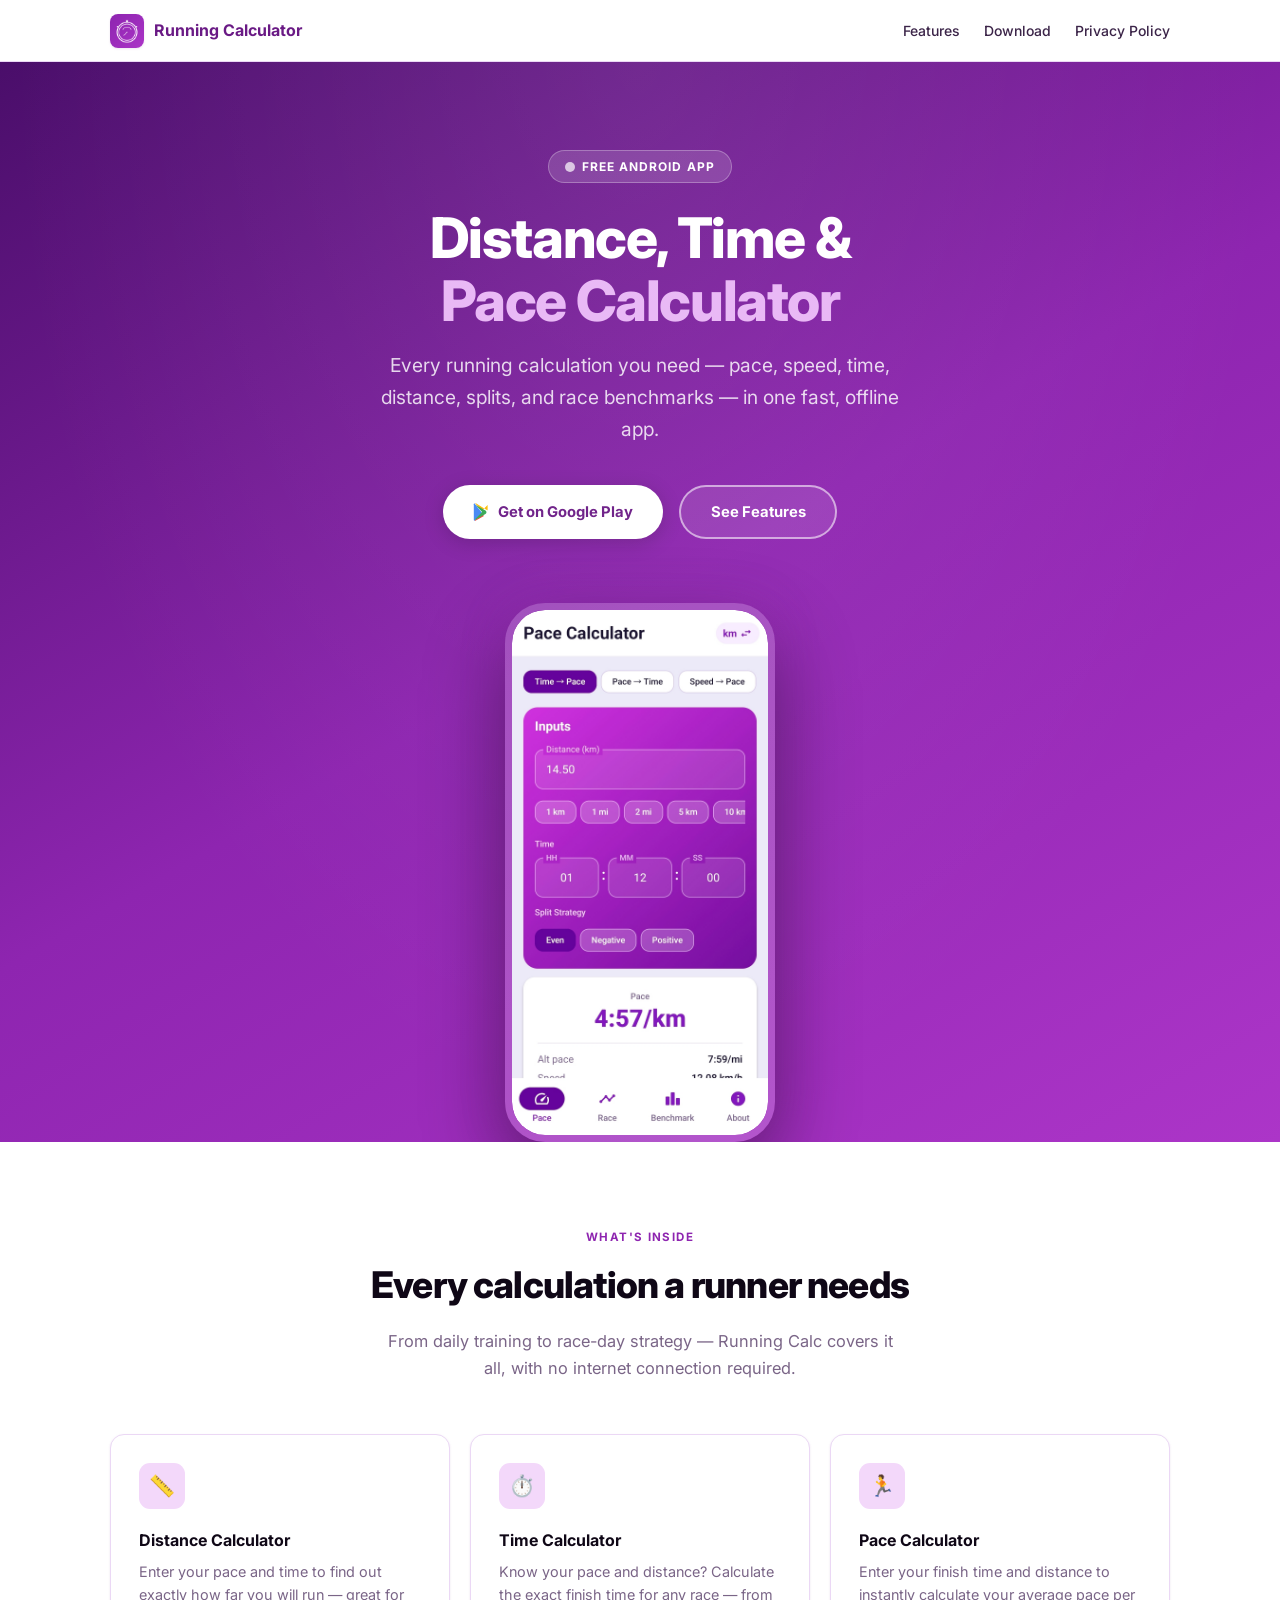
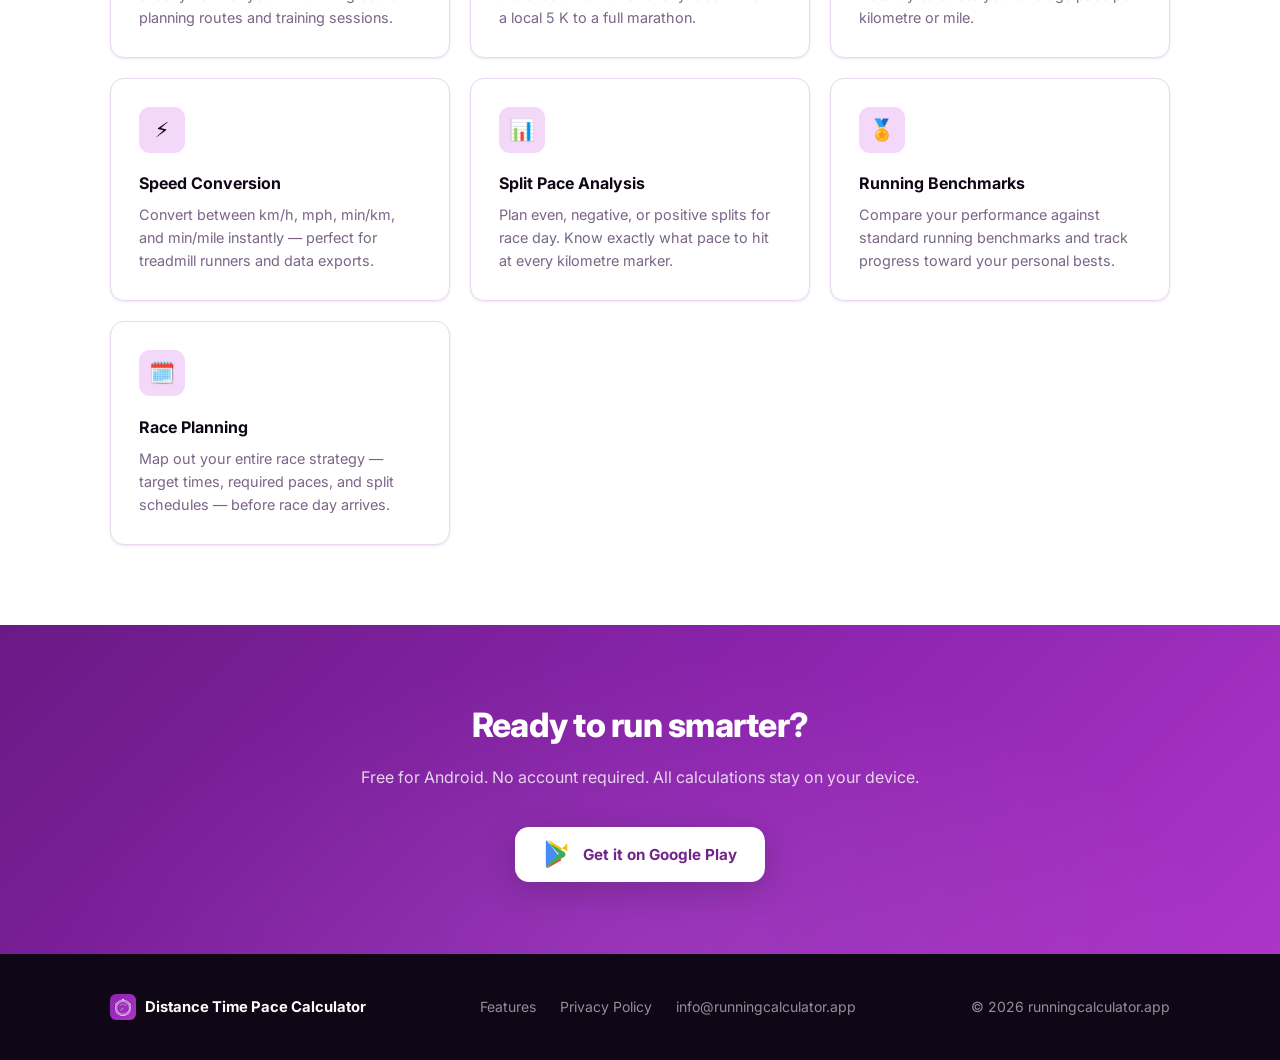
<file: index.html>
<!DOCTYPE html>
<html lang="en">
<head>
  <meta charset="UTF-8" />
  <meta name="viewport" content="width=device-width, initial-scale=1.0" />

  <!-- ── SEO ──────────────────────────────────────────────────── -->
  <title>Distance Time Pace Calculator — Running Calc</title>
  <meta name="description" content="Distance Time Pace Calculator: the free Android app for runners. Calculate pace, speed, time, distance, splits, and race benchmarks — all offline, no account needed." />
  <link rel="canonical" href="https://runningcalculator.app/" />

  <!-- ── Open Graph / Social ───────────────────────────────────── -->
  <meta property="og:type"        content="website" />
  <meta property="og:url"         content="https://runningcalculator.app/" />
  <meta property="og:title"       content="Distance Time Pace Calculator" />
  <meta property="og:description" content="Every running calculation you need — pace, speed, time, distance, splits, and benchmarks. Free for Android." />
  <meta property="og:image"       content="https://runningcalculator.app/assets/img/og-image.jpg" />
  <meta property="og:image:width"  content="1200" />
  <meta property="og:image:height" content="630" />
  <meta name="twitter:card"        content="summary_large_image" />
  <meta name="twitter:title"       content="Distance Time Pace Calculator" />
  <meta name="twitter:description" content="Every running calculation you need. Free for Android." />
  <meta name="twitter:image"       content="https://runningcalculator.app/assets/img/og-image.jpg" />

  <!-- ── Theme color (browser UI) ──────────────────────────────── -->
  <meta name="theme-color" content="#8E25B0" />
  <meta name="msapplication-TileColor" content="#8E25B0" />

  <!-- ── Favicons ──────────────────────────────────────────────── -->
  <link rel="icon"               href="/favicon.ico" sizes="any" />
  <link rel="icon"               href="/assets/img/favicon-32x32.png" type="image/png" sizes="32x32" />
  <link rel="icon"               href="/assets/img/favicon-16x16.png" type="image/png" sizes="16x16" />
  <link rel="apple-touch-icon"   href="/assets/img/apple-touch-icon.png" />
  <link rel="manifest"           href="/site.webmanifest" />

  <!-- ── Fonts ─────────────────────────────────────────────────── -->
  <link rel="preconnect" href="https://fonts.googleapis.com" />
  <link rel="preconnect" href="https://fonts.gstatic.com" crossorigin />
  <link href="https://fonts.googleapis.com/css2?family=Inter:wght@400;500;600;700;800&display=swap" rel="stylesheet" />

  <link rel="stylesheet" href="assets/css/style.css" />
</head>
<body>

  <!-- ═══════════════ NAVIGATION ═══════════════ -->
  <nav class="nav" aria-label="Main navigation">
    <div class="container nav__inner">
      <a href="/" class="nav__brand">
        <span class="nav__brand-icon">
          <img src="assets/img/favicon-96x96.png" alt="" aria-hidden="true" />
        </span>
        Running Calculator
      </a>
      <ul class="nav__links">
        <li><a href="#features">Features</a></li>
        <li><a href="#download">Download</a></li>
        <li><a href="privacy-policy.html">Privacy Policy</a></li>
      </ul>
    </div>
  </nav>

  <!-- ═══════════════ HERO ═══════════════ -->
  <header class="hero" id="home">
    <div class="container">

      <span class="hero__badge">
        <!-- Android dot -->
        <svg width="10" height="10" viewBox="0 0 10 10" aria-hidden="true"><circle cx="5" cy="5" r="5" fill="currentColor" opacity=".7"/></svg>
        Free Android App
      </span>

      <h1 class="hero__title">
        Distance, Time &amp;<br />
        <em>Pace Calculator</em>
      </h1>

      <p class="hero__subtitle">
        Every running calculation you need — pace, speed, time, distance, splits, and race benchmarks — in one fast, offline app.
      </p>

      <div class="hero__cta">
        <a href="#download" class="btn btn--primary">
          <!-- Google Play icon -->
          <svg class="btn__icon" width="18" height="18" viewBox="0 0 24 24" fill="none" aria-hidden="true">
            <path d="M3.18 23.76c.42.23.9.26 1.35.06l11.4-6.56-2.43-2.43L3.18 23.76Z" fill="#EA4335"/>
            <path d="M20.82 10.03c-.4-.57-1-.97-1.74-1.16L5.7.57c-.45-.26-.96-.28-1.38-.07L13.5 10l7.32-7.32Z" fill="#FBBC04"/>
            <path d="M3.18.24C2.7.46 2.4.97 2.4 1.63v20.74c0 .66.3 1.17.78 1.39l10.32-10.32L3.18.24Z" fill="#4285F4"/>
            <path d="M13.5 12 3.18 22.32c.42.23.93.2 1.38-.06l13.38-7.7a2.5 2.5 0 0 0 0-4.44L4.56 2.42 13.5 12Z" fill="#34A853"/>
          </svg>
          Get on Google Play
        </a>
        <a href="#features" class="btn btn--outline">See Features</a>
      </div>

      <!-- App Screenshot -->
      <div class="hero__mockup">
        <div class="mockup">
          <img src="assets/img/screenshot.png"
               alt="Distance Time Pace Calculator app screenshot"
               width="270" />
        </div>
      </div>

    </div>
  </header>

  <!-- ═══════════════ FEATURES ═══════════════ -->
  <section class="section" id="features" aria-labelledby="features-heading">
    <div class="container">

      <div class="features__intro">
        <span class="section-label">What's Inside</span>
        <h2 class="section-title" id="features-heading">Every calculation a runner needs</h2>
        <p class="section-desc">
          From daily training to race-day strategy — Running Calc covers it all, with no internet connection required.
        </p>
      </div>

      <div class="features__grid">

        <div class="feature-card">
          <div class="feature-card__icon" aria-hidden="true">📏</div>
          <h3 class="feature-card__title">Distance Calculator</h3>
          <p class="feature-card__desc">Enter your pace and time to find out exactly how far you will run — great for planning routes and training sessions.</p>
        </div>

        <div class="feature-card">
          <div class="feature-card__icon" aria-hidden="true">⏱️</div>
          <h3 class="feature-card__title">Time Calculator</h3>
          <p class="feature-card__desc">Know your pace and distance? Calculate the exact finish time for any race — from a local 5 K to a full marathon.</p>
        </div>

        <div class="feature-card">
          <div class="feature-card__icon" aria-hidden="true">🏃</div>
          <h3 class="feature-card__title">Pace Calculator</h3>
          <p class="feature-card__desc">Enter your finish time and distance to instantly calculate your average pace per kilometre or mile.</p>
        </div>

        <div class="feature-card">
          <div class="feature-card__icon" aria-hidden="true">⚡</div>
          <h3 class="feature-card__title">Speed Conversion</h3>
          <p class="feature-card__desc">Convert between km/h, mph, min/km, and min/mile instantly — perfect for treadmill runners and data exports.</p>
        </div>

        <div class="feature-card">
          <div class="feature-card__icon" aria-hidden="true">📊</div>
          <h3 class="feature-card__title">Split Pace Analysis</h3>
          <p class="feature-card__desc">Plan even, negative, or positive splits for race day. Know exactly what pace to hit at every kilometre marker.</p>
        </div>

        <div class="feature-card">
          <div class="feature-card__icon" aria-hidden="true">🏅</div>
          <h3 class="feature-card__title">Running Benchmarks</h3>
          <p class="feature-card__desc">Compare your performance against standard running benchmarks and track progress toward your personal bests.</p>
        </div>

        <div class="feature-card">
          <div class="feature-card__icon" aria-hidden="true">🗓️</div>
          <h3 class="feature-card__title">Race Planning</h3>
          <p class="feature-card__desc">Map out your entire race strategy — target times, required paces, and split schedules — before race day arrives.</p>
        </div>

      </div>
    </div>
  </section>

  <!-- ═══════════════ DOWNLOAD CTA ═══════════════ -->
  <section class="cta-banner" id="download" aria-labelledby="download-heading">
    <div class="container">

      <h2 class="cta-banner__title" id="download-heading">Ready to run smarter?</h2>
      <p class="cta-banner__sub">
        Free for Android. No account required. All calculations stay on your device.
      </p>

      <!--
        Replace href="#" with your Google Play Store URL:
        https://play.google.com/store/apps/details?id=YOUR.PACKAGE.NAME
      -->
      <a href="#" class="play-badge" aria-label="Get Distance Time Pace Calculator on Google Play">
        <svg class="play-badge__icon" viewBox="0 0 24 24" fill="none" aria-hidden="true">
          <path d="M3.18 23.76c.42.23.9.26 1.35.06l11.4-6.56-2.43-2.43L3.18 23.76Z" fill="#EA4335"/>
          <path d="M20.82 10.03c-.4-.57-1-.97-1.74-1.16L5.7.57c-.45-.26-.96-.28-1.38-.07L13.5 10l7.32-7.32Z" fill="#FBBC04"/>
          <path d="M3.18.24C2.7.46 2.4.97 2.4 1.63v20.74c0 .66.3 1.17.78 1.39l10.32-10.32L3.18.24Z" fill="#4285F4"/>
          <path d="M13.5 12 3.18 22.32c.42.23.93.2 1.38-.06l13.38-7.7a2.5 2.5 0 0 0 0-4.44L4.56 2.42 13.5 12Z" fill="#34A853"/>
        </svg>
        Get it on Google Play
      </a>

    </div>
  </section>

  <!-- ═══════════════ FOOTER ═══════════════ -->
  <footer class="footer">
    <div class="container footer__inner">
      <a href="/" class="footer__brand">
        <span class="footer__brand-icon">
          <img src="assets/img/favicon-32x32.png" alt="" aria-hidden="true" />
        </span>
        Distance Time Pace Calculator
      </a>
      <ul class="footer__links">
        <li><a href="#features">Features</a></li>
        <li><a href="privacy-policy.html">Privacy Policy</a></li>
        <li><a href="mailto:info@runningcalculator.app">info@runningcalculator.app</a></li>
      </ul>
      <span>&copy; <script>document.write(new Date().getFullYear())</script> runningcalculator.app</span>
    </div>
  </footer>

</body>
</html>
</file>
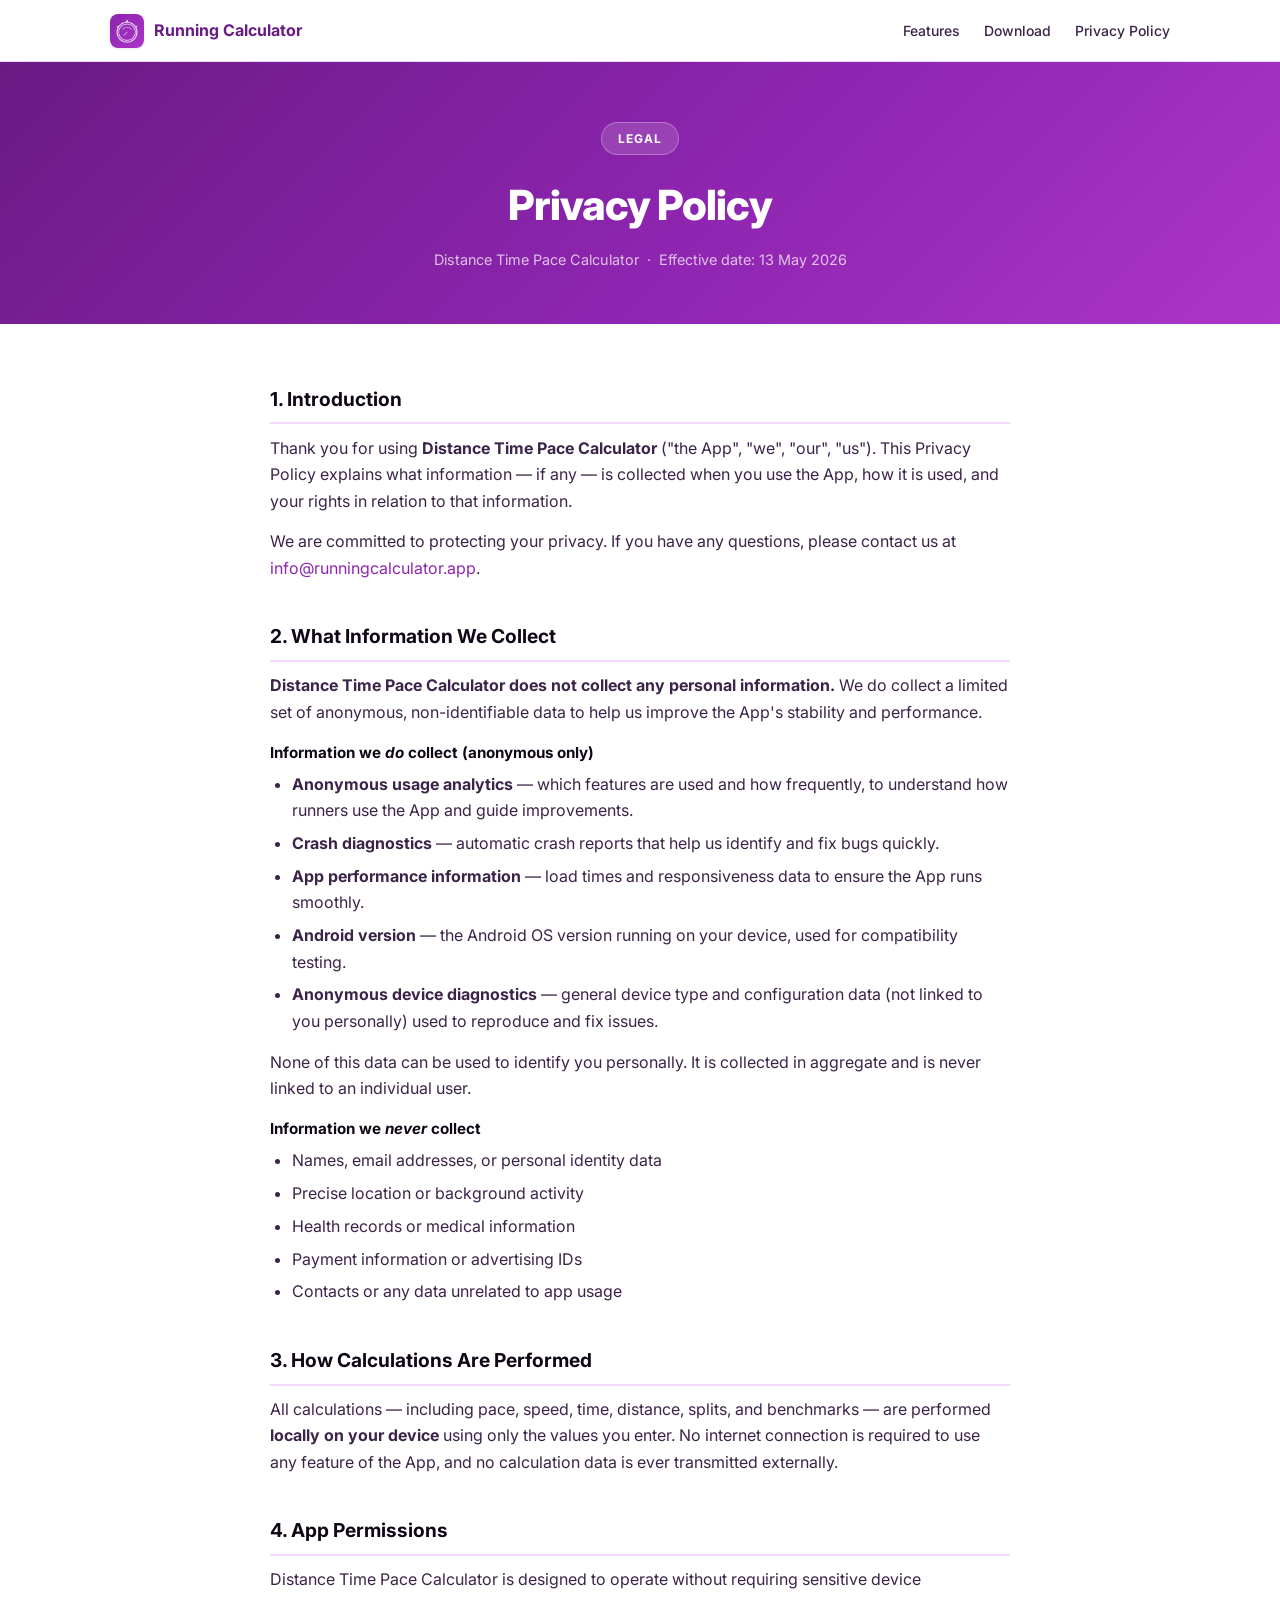
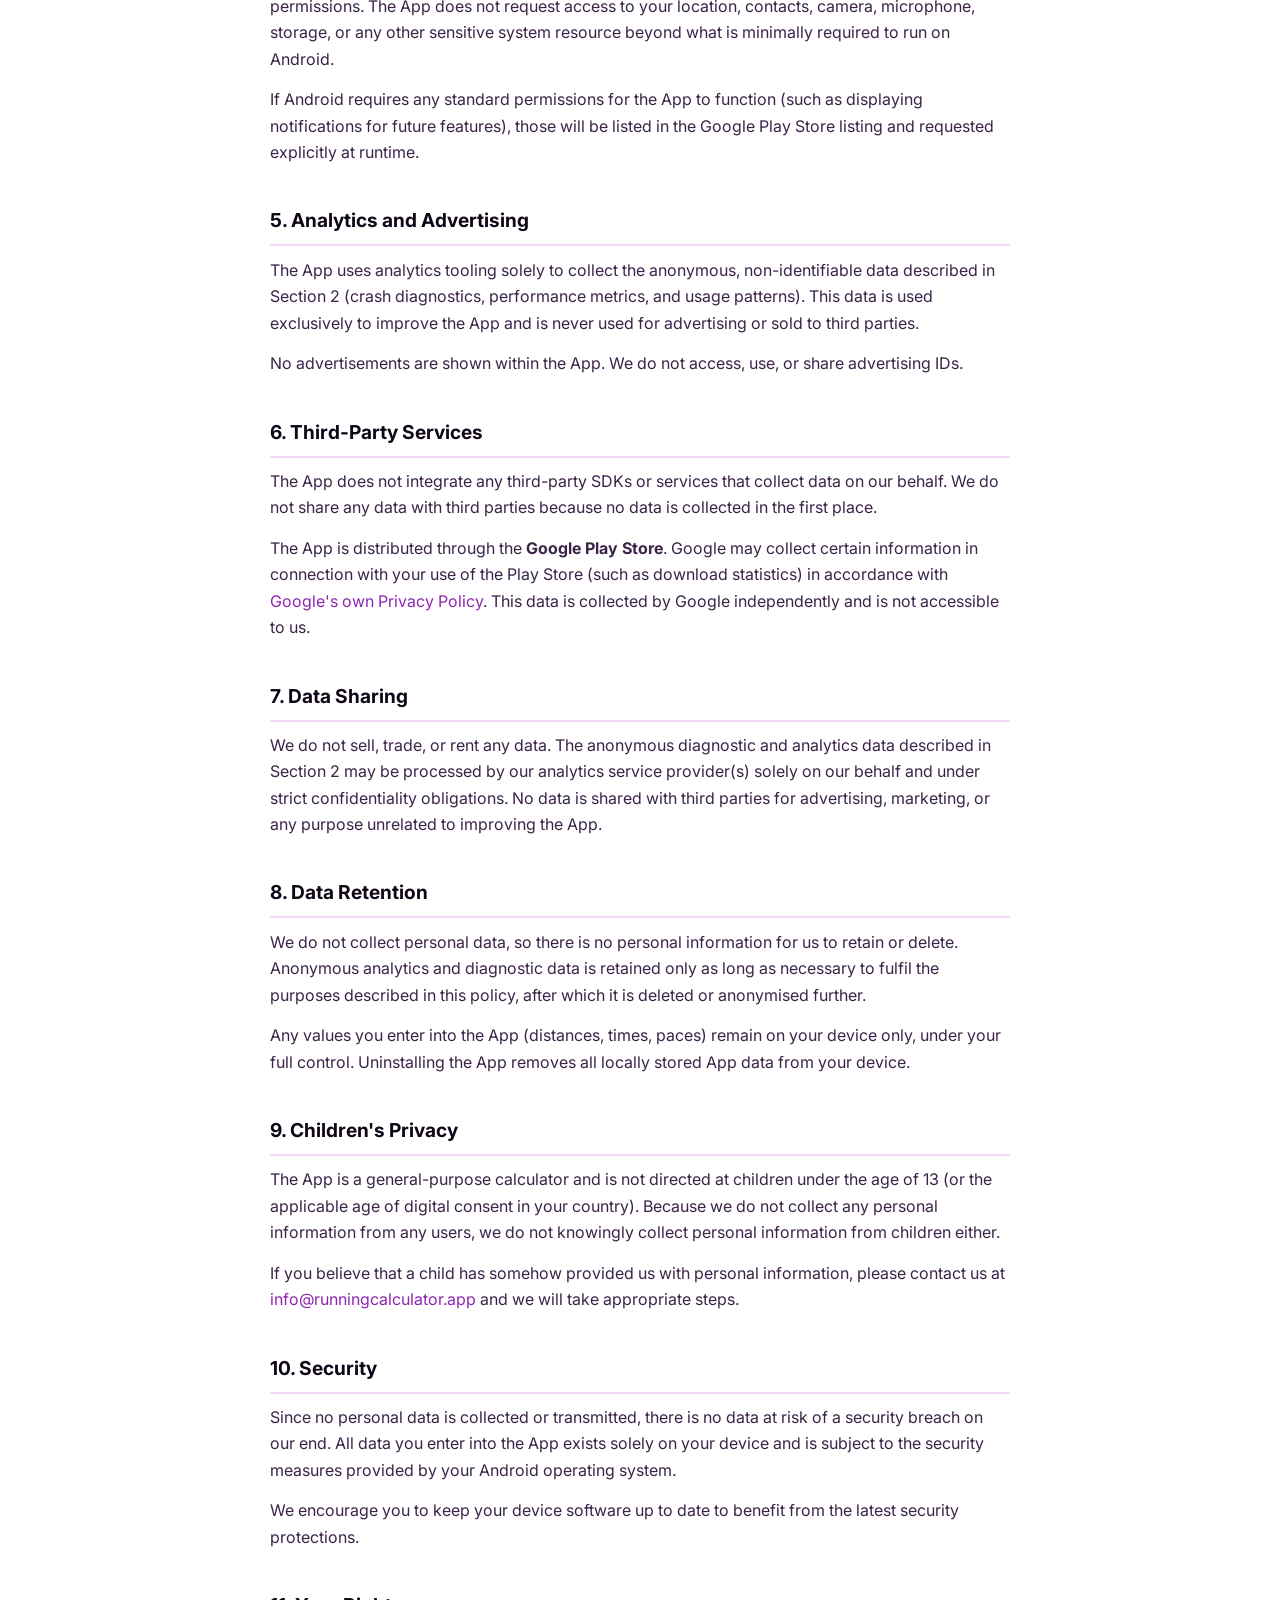
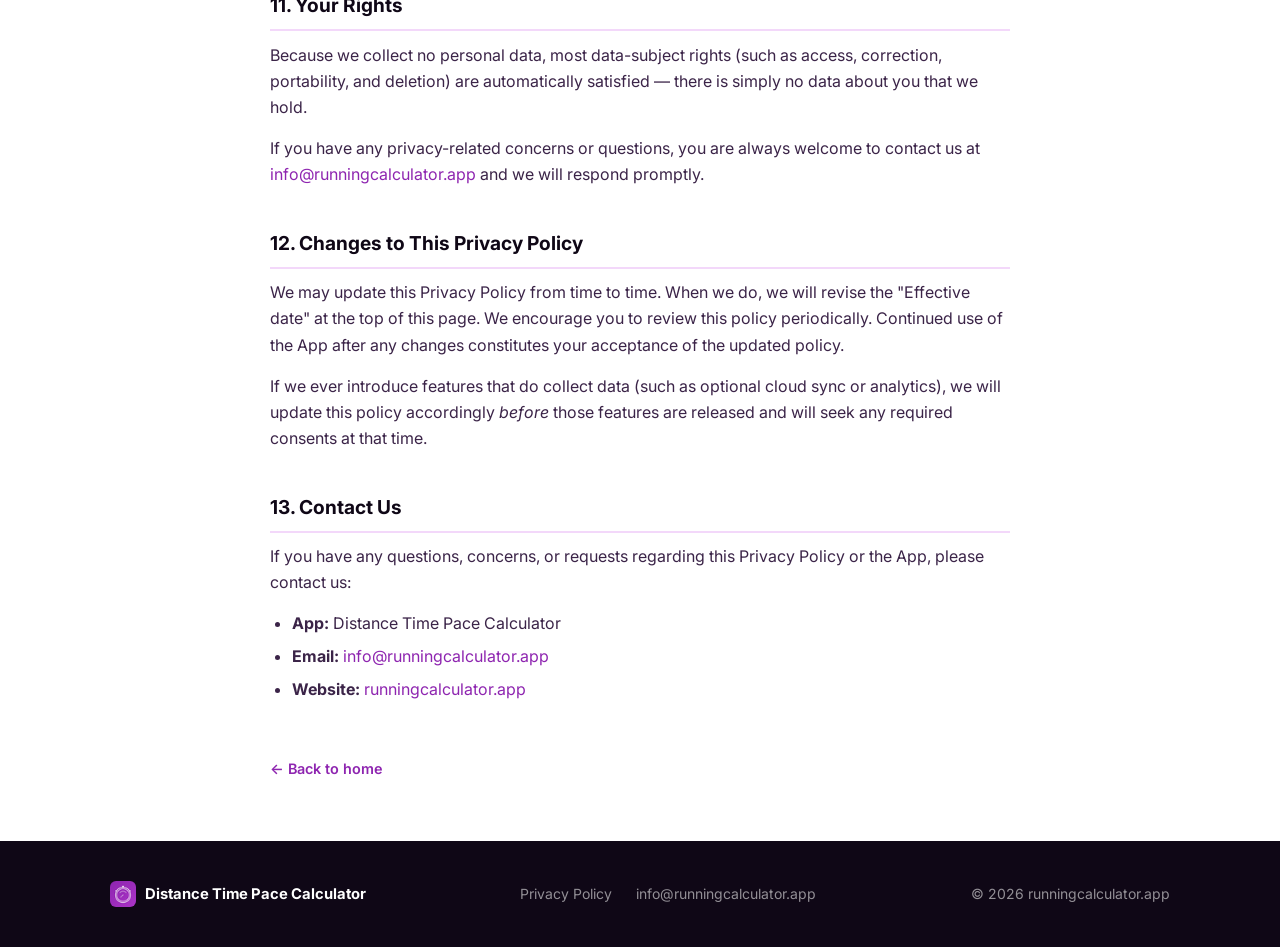
<file: privacy-policy.html>
<!DOCTYPE html>
<html lang="en">
<head>
  <meta charset="UTF-8" />
  <meta name="viewport" content="width=device-width, initial-scale=1.0" />

  <!-- ── SEO ──────────────────────────────────────────────────── -->
  <title>Privacy Policy — Distance Time Pace Calculator</title>
  <meta name="description" content="Privacy Policy for the Distance Time Pace Calculator Android app. Learn what data we collect (none), how calculations work locally, and your rights." />
  <link rel="canonical" href="https://runningcalculator.app/privacy-policy.html" />

  <!-- ── Open Graph ─────────────────────────────────────────────── -->
  <meta property="og:type"        content="website" />
  <meta property="og:url"         content="https://runningcalculator.app/privacy-policy.html" />
  <meta property="og:title"       content="Privacy Policy — Distance Time Pace Calculator" />
  <meta property="og:description" content="Our privacy policy: no personal data collected, all calculations done locally on your device." />
  <meta property="og:image"       content="https://runningcalculator.app/assets/img/og-image.jpg" />

  <!-- ── Theme color ───────────────────────────────────────────── -->
  <meta name="theme-color" content="#8E25B0" />

  <!-- ── Favicons ──────────────────────────────────────────────── -->
  <link rel="icon"             href="/favicon.ico" sizes="any" />
  <link rel="icon"             href="/assets/img/favicon-32x32.png" type="image/png" sizes="32x32" />
  <link rel="icon"             href="/assets/img/favicon-16x16.png" type="image/png" sizes="16x16" />
  <link rel="apple-touch-icon" href="/assets/img/apple-touch-icon.png" />
  <link rel="manifest"         href="/site.webmanifest" />

  <!-- ── Fonts ─────────────────────────────────────────────────── -->
  <link rel="preconnect" href="https://fonts.googleapis.com" />
  <link rel="preconnect" href="https://fonts.gstatic.com" crossorigin />
  <link href="https://fonts.googleapis.com/css2?family=Inter:wght@400;500;600;700;800&display=swap" rel="stylesheet" />

  <link rel="stylesheet" href="assets/css/style.css" />
</head>
<body>

  <!-- ═══════════════ NAVIGATION ═══════════════ -->
  <nav class="nav" aria-label="Main navigation">
    <div class="container nav__inner">
      <a href="/" class="nav__brand">
        <span class="nav__brand-icon">
          <img src="assets/img/favicon-96x96.png" alt="" aria-hidden="true" />
        </span>
        Running Calculator
      </a>
      <ul class="nav__links">
        <li><a href="index.html#features">Features</a></li>
        <li><a href="index.html#download">Download</a></li>
        <li><a href="privacy-policy.html" aria-current="page">Privacy Policy</a></li>
      </ul>
    </div>
  </nav>

  <!-- ═══════════════ HERO ═══════════════ -->
  <header class="policy-hero">
    <div class="container">
      <p class="hero__badge" style="display:inline-flex;margin-bottom:1rem;">Legal</p>
      <h1 class="policy-hero__title">Privacy Policy</h1>
      <p class="policy-hero__meta">
        Distance Time Pace Calculator &nbsp;·&nbsp; Effective date: 13 May 2026
      </p>
    </div>
  </header>

  <!-- ═══════════════ POLICY BODY ═══════════════ -->
  <main class="policy-body">
    <div class="container">

      <h2>1. Introduction</h2>
      <p>
        Thank you for using <strong>Distance Time Pace Calculator</strong> ("the App", "we", "our", "us").
        This Privacy Policy explains what information — if any — is collected when you use the App, how it is
        used, and your rights in relation to that information.
      </p>
      <p>
        We are committed to protecting your privacy. If you have any questions, please contact us at
        <a href="mailto:info@runningcalculator.app">info@runningcalculator.app</a>.
      </p>

      <h2>2. What Information We Collect</h2>
      <p>
        <strong>Distance Time Pace Calculator does not collect any personal information.</strong>
        We do collect a limited set of anonymous, non-identifiable data to help us improve the App's
        stability and performance.
      </p>

      <h3 style="font-size:.95rem;font-weight:700;color:var(--text-dark);margin:.9rem 0 .4rem;">Information we <em>do</em> collect (anonymous only)</h3>
      <ul>
        <li><strong>Anonymous usage analytics</strong> — which features are used and how frequently, to understand how runners use the App and guide improvements.</li>
        <li><strong>Crash diagnostics</strong> — automatic crash reports that help us identify and fix bugs quickly.</li>
        <li><strong>App performance information</strong> — load times and responsiveness data to ensure the App runs smoothly.</li>
        <li><strong>Android version</strong> — the Android OS version running on your device, used for compatibility testing.</li>
        <li><strong>Anonymous device diagnostics</strong> — general device type and configuration data (not linked to you personally) used to reproduce and fix issues.</li>
      </ul>
      <p>None of this data can be used to identify you personally. It is collected in aggregate and is never linked to an individual user.</p>

      <h3 style="font-size:.95rem;font-weight:700;color:var(--text-dark);margin:.9rem 0 .4rem;">Information we <em>never</em> collect</h3>
      <ul>
        <li>Names, email addresses, or personal identity data</li>
        <li>Precise location or background activity</li>
        <li>Health records or medical information</li>
        <li>Payment information or advertising IDs</li>
        <li>Contacts or any data unrelated to app usage</li>
      </ul>

      <h2>3. How Calculations Are Performed</h2>
      <p>
        All calculations — including pace, speed, time, distance, splits, and benchmarks — are performed
        <strong>locally on your device</strong> using only the values you enter. No internet connection is
        required to use any feature of the App, and no calculation data is ever transmitted externally.
      </p>

      <h2>4. App Permissions</h2>
      <p>
        Distance Time Pace Calculator is designed to operate without requiring sensitive device permissions.
        The App does not request access to your location, contacts, camera, microphone, storage, or any
        other sensitive system resource beyond what is minimally required to run on Android.
      </p>
      <p>
        If Android requires any standard permissions for the App to function (such as displaying notifications
        for future features), those will be listed in the Google Play Store listing and requested explicitly
        at runtime.
      </p>

      <h2>5. Analytics and Advertising</h2>
      <p>
        The App uses analytics tooling solely to collect the anonymous, non-identifiable data described in
        Section 2 (crash diagnostics, performance metrics, and usage patterns). This data is used exclusively
        to improve the App and is never used for advertising or sold to third parties.
      </p>
      <p>
        No advertisements are shown within the App. We do not access, use, or share advertising IDs.
      </p>

      <h2>6. Third-Party Services</h2>
      <p>
        The App does not integrate any third-party SDKs or services that collect data on our behalf. We do not
        share any data with third parties because no data is collected in the first place.
      </p>
      <p>
        The App is distributed through the <strong>Google Play Store</strong>. Google may collect certain
        information in connection with your use of the Play Store (such as download statistics) in accordance
        with
        <a href="https://policies.google.com/privacy" target="_blank" rel="noopener noreferrer">Google's own Privacy Policy</a>.
        This data is collected by Google independently and is not accessible to us.
      </p>

      <h2>7. Data Sharing</h2>
      <p>
        We do not sell, trade, or rent any data. The anonymous diagnostic and analytics data described in
        Section 2 may be processed by our analytics service provider(s) solely on our behalf and under
        strict confidentiality obligations. No data is shared with third parties for advertising,
        marketing, or any purpose unrelated to improving the App.
      </p>

      <h2>8. Data Retention</h2>
      <p>
        We do not collect personal data, so there is no personal information for us to retain or delete.
        Anonymous analytics and diagnostic data is retained only as long as necessary to fulfil the purposes
        described in this policy, after which it is deleted or anonymised further.
      </p>
      <p>
        Any values you enter into the App (distances, times, paces) remain on your device only, under your
        full control. Uninstalling the App removes all locally stored App data from your device.
      </p>

      <h2>9. Children's Privacy</h2>
      <p>
        The App is a general-purpose calculator and is not directed at children under the age of 13
        (or the applicable age of digital consent in your country). Because we do not collect any personal
        information from any users, we do not knowingly collect personal information from children either.
      </p>
      <p>
        If you believe that a child has somehow provided us with personal information, please contact us at
        <a href="mailto:info@runningcalculator.app">info@runningcalculator.app</a> and we will take
        appropriate steps.
      </p>

      <h2>10. Security</h2>
      <p>
        Since no personal data is collected or transmitted, there is no data at risk of a security breach on
        our end. All data you enter into the App exists solely on your device and is subject to the security
        measures provided by your Android operating system.
      </p>
      <p>
        We encourage you to keep your device software up to date to benefit from the latest security protections.
      </p>

      <h2>11. Your Rights</h2>
      <p>
        Because we collect no personal data, most data-subject rights (such as access, correction, portability,
        and deletion) are automatically satisfied — there is simply no data about you that we hold.
      </p>
      <p>
        If you have any privacy-related concerns or questions, you are always welcome to contact us at
        <a href="mailto:info@runningcalculator.app">info@runningcalculator.app</a> and we will respond promptly.
      </p>

      <h2>12. Changes to This Privacy Policy</h2>
      <p>
        We may update this Privacy Policy from time to time. When we do, we will revise the "Effective date"
        at the top of this page. We encourage you to review this policy periodically. Continued use of the App
        after any changes constitutes your acceptance of the updated policy.
      </p>
      <p>
        If we ever introduce features that do collect data (such as optional cloud sync or analytics), we will
        update this policy accordingly <em>before</em> those features are released and will seek any required
        consents at that time.
      </p>

      <h2>13. Contact Us</h2>
      <p>
        If you have any questions, concerns, or requests regarding this Privacy Policy or the App, please
        contact us:
      </p>
      <ul>
        <li><strong>App:</strong> Distance Time Pace Calculator</li>
        <li><strong>Email:</strong> <a href="mailto:info@runningcalculator.app">info@runningcalculator.app</a></li>
        <li><strong>Website:</strong> <a href="https://runningcalculator.app">runningcalculator.app</a></li>
      </ul>

      <a href="index.html" class="policy-back">← Back to home</a>

    </div>
  </main>

  <!-- ═══════════════ FOOTER ═══════════════ -->
  <footer class="footer">
    <div class="container footer__inner">
      <a href="/" class="footer__brand">
        <span class="footer__brand-icon">
          <img src="assets/img/favicon-32x32.png" alt="" aria-hidden="true" />
        </span>
        Distance Time Pace Calculator
      </a>
      <ul class="footer__links">
        <li><a href="privacy-policy.html" aria-current="page">Privacy Policy</a></li>
        <li><a href="mailto:info@runningcalculator.app">info@runningcalculator.app</a></li>
      </ul>
      <span>&copy; <script>document.write(new Date().getFullYear())</script> runningcalculator.app</span>
    </div>
  </footer>

</body>
</html>
</file>
<file: assets/css/style.css>
/* ============================================================
   Distance Time Pace Calculator — Shared Stylesheet
   Theme: Purple gradient  #8E25B0 → #AC35C8
   ============================================================ */

/* ---------- Reset & Base ---------- */
*, *::before, *::after { box-sizing: border-box; margin: 0; padding: 0; }

:root {
  /* Brand purples */
  --purple-950: #4A0E6A;
  --purple-900: #6A1A85;
  --purple-800: #8E25B0;   /* primary */
  --purple-600: #AC35C8;   /* accent */
  --purple-400: #C96BE0;
  --purple-200: #E8B5F5;
  --purple-100: #F3D8FA;
  --purple-50:  #FAF0FC;

  /* Gradients */
  --grad-main:    linear-gradient(135deg, #6A1A85 0%, #8E25B0 55%, #AC35C8 100%);
  --grad-hero:    linear-gradient(150deg, #4A0E6A 0%, #8E25B0 50%, #AC35C8 100%);
  --grad-subtle:  linear-gradient(135deg, #8E25B0 0%, #AC35C8 100%);

  /* Neutral */
  --text-dark:  #0F0716;
  --text-mid:   #3B2448;
  --text-light: #7A6587;
  --white:      #ffffff;
  --surface:    #FDFAFF;
  --border:     #EBD8F5;

  /* UI */
  --radius:     14px;
  --radius-sm:  8px;
  --radius-xl:  24px;
  --shadow-sm:  0 1px 3px rgba(142,37,176,.08), 0 1px 2px rgba(0,0,0,.04);
  --shadow-md:  0 4px 20px rgba(142,37,176,.14);
  --shadow-lg:  0 12px 48px rgba(142,37,176,.18);
  --glow:       0 0 40px rgba(172,53,200,.35);
  --max-w:      1100px;
  --font:       'Inter', system-ui, -apple-system, BlinkMacSystemFont, 'Segoe UI', sans-serif;
}

html { scroll-behavior: smooth; }

body {
  font-family: var(--font);
  font-size: 16px;
  line-height: 1.65;
  color: var(--text-dark);
  background: var(--white);
  -webkit-font-smoothing: antialiased;
}

img { display: block; max-width: 100%; height: auto; }
a   { color: var(--purple-800); text-decoration: none; }
a:hover { text-decoration: underline; }

/* ---------- Layout ---------- */
.container {
  width: 100%;
  max-width: var(--max-w);
  margin-inline: auto;
  padding-inline: 1.25rem;
}

.section     { padding-block: 5rem; }
.section--alt { background: var(--purple-50); }

/* ---------- Navigation ---------- */
.nav {
  position: sticky;
  top: 0;
  z-index: 100;
  background: rgba(255,255,255,.93);
  backdrop-filter: blur(14px);
  -webkit-backdrop-filter: blur(14px);
  border-bottom: 1px solid var(--border);
}
.nav__inner {
  display: flex;
  align-items: center;
  justify-content: space-between;
  padding-block: .85rem;
}
.nav__brand {
  display: flex;
  align-items: center;
  gap: .65rem;
  font-weight: 700;
  font-size: 1rem;
  color: var(--purple-900);
  text-decoration: none;
}
.nav__brand-icon {
  width: 34px;
  height: 34px;
  border-radius: var(--radius-sm);
  overflow: hidden;
  flex-shrink: 0;
  box-shadow: var(--shadow-sm);
}
.nav__brand-icon img {
  width: 100%;
  height: 100%;
  object-fit: cover;
}
.nav__links {
  display: flex;
  gap: 1.5rem;
  list-style: none;
}
.nav__links a {
  font-size: .875rem;
  color: var(--text-mid);
  font-weight: 500;
  transition: color .15s;
}
.nav__links a:hover { color: var(--purple-800); text-decoration: none; }

/* ---------- Hero ---------- */
.hero {
  padding-block: 5.5rem 0;
  background: var(--grad-hero);
  color: var(--white);
  text-align: center;
  overflow: hidden;
  position: relative;
}
.hero::before {
  content: '';
  position: absolute;
  inset: 0;
  background: radial-gradient(ellipse at 50% 0%, rgba(255,255,255,.08) 0%, transparent 70%);
  pointer-events: none;
}
.hero__badge {
  display: inline-flex;
  align-items: center;
  gap: .4rem;
  background: rgba(255,255,255,.14);
  border: 1px solid rgba(255,255,255,.28);
  color: var(--white);
  font-size: .75rem;
  font-weight: 700;
  letter-spacing: .09em;
  text-transform: uppercase;
  padding: .35rem 1rem;
  border-radius: 999px;
  margin-bottom: 1.5rem;
}
.hero__title {
  font-size: clamp(2.1rem, 5.5vw, 3.5rem);
  font-weight: 800;
  line-height: 1.12;
  letter-spacing: -.025em;
  margin-bottom: 1.1rem;
}
.hero__title em {
  font-style: normal;
  color: var(--purple-200);
}
.hero__subtitle {
  font-size: clamp(1rem, 2vw, 1.2rem);
  color: rgba(255,255,255,.82);
  max-width: 560px;
  margin-inline: auto;
  margin-bottom: 2.5rem;
}

/* Buttons */
.btn {
  display: inline-flex;
  align-items: center;
  gap: .5rem;
  font-weight: 700;
  font-size: .925rem;
  padding: .8rem 1.85rem;
  border-radius: 999px;
  cursor: pointer;
  transition: transform .15s, box-shadow .15s;
  white-space: nowrap;
}
.btn:hover { transform: translateY(-2px); text-decoration: none; }
.btn--primary {
  background: var(--white);
  color: var(--purple-900);
  box-shadow: 0 4px 20px rgba(0,0,0,.18);
}
.btn--primary:hover { box-shadow: 0 8px 28px rgba(0,0,0,.22); }
.btn--outline {
  background: rgba(255,255,255,.10);
  border: 2px solid rgba(255,255,255,.55);
  color: var(--white);
}
.btn--outline:hover { background: rgba(255,255,255,.18); }

.hero__cta {
  display: flex;
  gap: 1rem;
  justify-content: center;
  flex-wrap: wrap;
  margin-bottom: 3.5rem;
}

/* ---------- Mockup / Screenshot ---------- */
.hero__mockup {
  display: flex;
  justify-content: center;
  padding-top: .5rem;
}
.mockup {
  position: relative;
  width: 270px;
  border-radius: 40px;
  overflow: hidden;
  box-shadow: 0 32px 80px rgba(0,0,0,.45), var(--glow);
  border: 7px solid rgba(255,255,255,.18);
}
.mockup img {
  width: 100%;
  display: block;
  border-radius: 33px;
}
.mockup__placeholder {
  width: 270px;
  aspect-ratio: 9 / 19.5;
  background: rgba(255,255,255,.07);
  border: 2px dashed rgba(255,255,255,.32);
  border-radius: 33px;
  display: flex;
  flex-direction: column;
  align-items: center;
  justify-content: center;
  gap: .8rem;
  color: rgba(255,255,255,.75);
  font-size: .85rem;
  text-align: center;
  padding: 2rem 1.5rem;
}
.mockup__placeholder-icon {
  width: 56px;
  height: 56px;
  border-radius: 14px;
  overflow: hidden;
  margin-bottom: .25rem;
  box-shadow: var(--shadow-md);
}
.mockup__placeholder-icon img { width: 100%; height: 100%; object-fit: cover; }

/* ---------- Features ---------- */
.features__intro {
  text-align: center;
  margin-bottom: 3.25rem;
}
.section-label {
  display: inline-block;
  font-size: .72rem;
  font-weight: 700;
  letter-spacing: .12em;
  text-transform: uppercase;
  color: var(--purple-800);
  margin-bottom: .5rem;
}
.section-title {
  font-size: clamp(1.65rem, 3.5vw, 2.3rem);
  font-weight: 800;
  letter-spacing: -.022em;
  color: var(--text-dark);
  margin-bottom: .8rem;
}
.section-desc {
  color: var(--text-light);
  max-width: 520px;
  margin-inline: auto;
  font-size: 1.025rem;
}
.features__grid {
  display: grid;
  grid-template-columns: repeat(auto-fit, minmax(275px, 1fr));
  gap: 1.25rem;
}
.feature-card {
  background: var(--white);
  border: 1px solid var(--border);
  border-radius: var(--radius);
  padding: 1.75rem;
  box-shadow: var(--shadow-sm);
  transition: box-shadow .2s, transform .2s;
  position: relative;
  overflow: hidden;
}
.feature-card::before {
  content: '';
  position: absolute;
  top: 0; left: 0; right: 0;
  height: 3px;
  background: var(--grad-subtle);
  opacity: 0;
  transition: opacity .2s;
}
.feature-card:hover {
  box-shadow: var(--shadow-md);
  transform: translateY(-4px);
}
.feature-card:hover::before { opacity: 1; }
.feature-card__icon {
  width: 46px;
  height: 46px;
  border-radius: 11px;
  background: var(--purple-100);
  display: flex;
  align-items: center;
  justify-content: center;
  font-size: 1.3rem;
  margin-bottom: 1.1rem;
}
.feature-card__title {
  font-size: 1rem;
  font-weight: 700;
  color: var(--text-dark);
  margin-bottom: .4rem;
}
.feature-card__desc {
  font-size: .9rem;
  color: var(--text-light);
  line-height: 1.6;
}

/* ---------- CTA Banner ---------- */
.cta-banner {
  background: var(--grad-main);
  color: var(--white);
  text-align: center;
  padding-block: 4.5rem;
  position: relative;
  overflow: hidden;
}
.cta-banner::before {
  content: '';
  position: absolute;
  inset: 0;
  background: radial-gradient(ellipse at 50% 100%, rgba(255,255,255,.07) 0%, transparent 65%);
  pointer-events: none;
}
.cta-banner__title {
  font-size: clamp(1.5rem, 3vw, 2.1rem);
  font-weight: 800;
  letter-spacing: -.022em;
  margin-bottom: .75rem;
}
.cta-banner__sub {
  color: rgba(255,255,255,.8);
  margin-bottom: 2.25rem;
  font-size: 1rem;
}
.play-badge {
  display: inline-flex;
  align-items: center;
  gap: .75rem;
  background: var(--white);
  border-radius: var(--radius);
  padding: .85rem 1.75rem;
  color: var(--purple-900);
  font-weight: 700;
  font-size: .95rem;
  box-shadow: 0 8px 32px rgba(0,0,0,.2);
  transition: transform .15s, box-shadow .15s;
}
.play-badge:hover {
  transform: translateY(-2px);
  box-shadow: 0 12px 40px rgba(0,0,0,.28);
  text-decoration: none;
  color: var(--purple-900);
}
.play-badge__icon { width: 28px; height: 28px; flex-shrink: 0; }

/* ---------- Footer ---------- */
.footer {
  background: var(--text-dark);
  color: rgba(255,255,255,.55);
  padding-block: 2.5rem;
  font-size: .875rem;
}
.footer__inner {
  display: flex;
  flex-wrap: wrap;
  align-items: center;
  justify-content: space-between;
  gap: 1rem;
}
.footer__brand {
  display: flex;
  align-items: center;
  gap: .55rem;
  font-weight: 700;
  color: var(--white);
  font-size: .925rem;
  text-decoration: none;
}
.footer__brand-icon {
  width: 26px;
  height: 26px;
  border-radius: 6px;
  overflow: hidden;
  flex-shrink: 0;
}
.footer__brand-icon img { width: 100%; height: 100%; object-fit: cover; }
.footer__links {
  display: flex;
  gap: 1.5rem;
  list-style: none;
  flex-wrap: wrap;
}
.footer__links a { color: rgba(255,255,255,.55); transition: color .15s; }
.footer__links a:hover { color: var(--white); text-decoration: none; }

/* ---------- Privacy Policy ---------- */
.policy-hero {
  background: var(--grad-main);
  color: var(--white);
  padding-block: 3.75rem 3.25rem;
  text-align: center;
}
.policy-hero__title {
  font-size: clamp(1.8rem, 4vw, 2.6rem);
  font-weight: 800;
  letter-spacing: -.022em;
  margin-bottom: .5rem;
}
.policy-hero__meta { color: rgba(255,255,255,.72); font-size: .9rem; }

.policy-body { padding-block: 3.75rem; }
.policy-body .container { max-width: 780px; }
.policy-body h2 {
  font-size: 1.2rem;
  font-weight: 700;
  color: var(--text-dark);
  margin-top: 2.5rem;
  margin-bottom: .65rem;
  padding-bottom: .45rem;
  border-bottom: 2px solid var(--purple-100);
}
.policy-body h2:first-child { margin-top: 0; }
.policy-body p  { color: var(--text-mid); margin-bottom: .9rem; }
.policy-body ul { color: var(--text-mid); margin-bottom: .9rem; padding-left: 1.4rem; }
.policy-body li { margin-bottom: .4rem; }
.policy-body a  { color: var(--purple-800); }
.policy-back {
  display: inline-flex;
  align-items: center;
  gap: .4rem;
  font-size: .9rem;
  font-weight: 600;
  color: var(--purple-800);
  margin-top: 2.5rem;
}

/* ---------- Responsive ---------- */
@media (max-width: 640px) {
  .nav__links { display: none; }
  .section     { padding-block: 3.25rem; }
  .hero        { padding-block: 3.75rem 0; }
  .hero__cta   { margin-bottom: 2.5rem; }
  .mockup, .mockup__placeholder { width: 228px; }
  .footer__inner { flex-direction: column; text-align: center; }
  .footer__brand { justify-content: center; }
  .footer__links { justify-content: center; }
}
</file>
